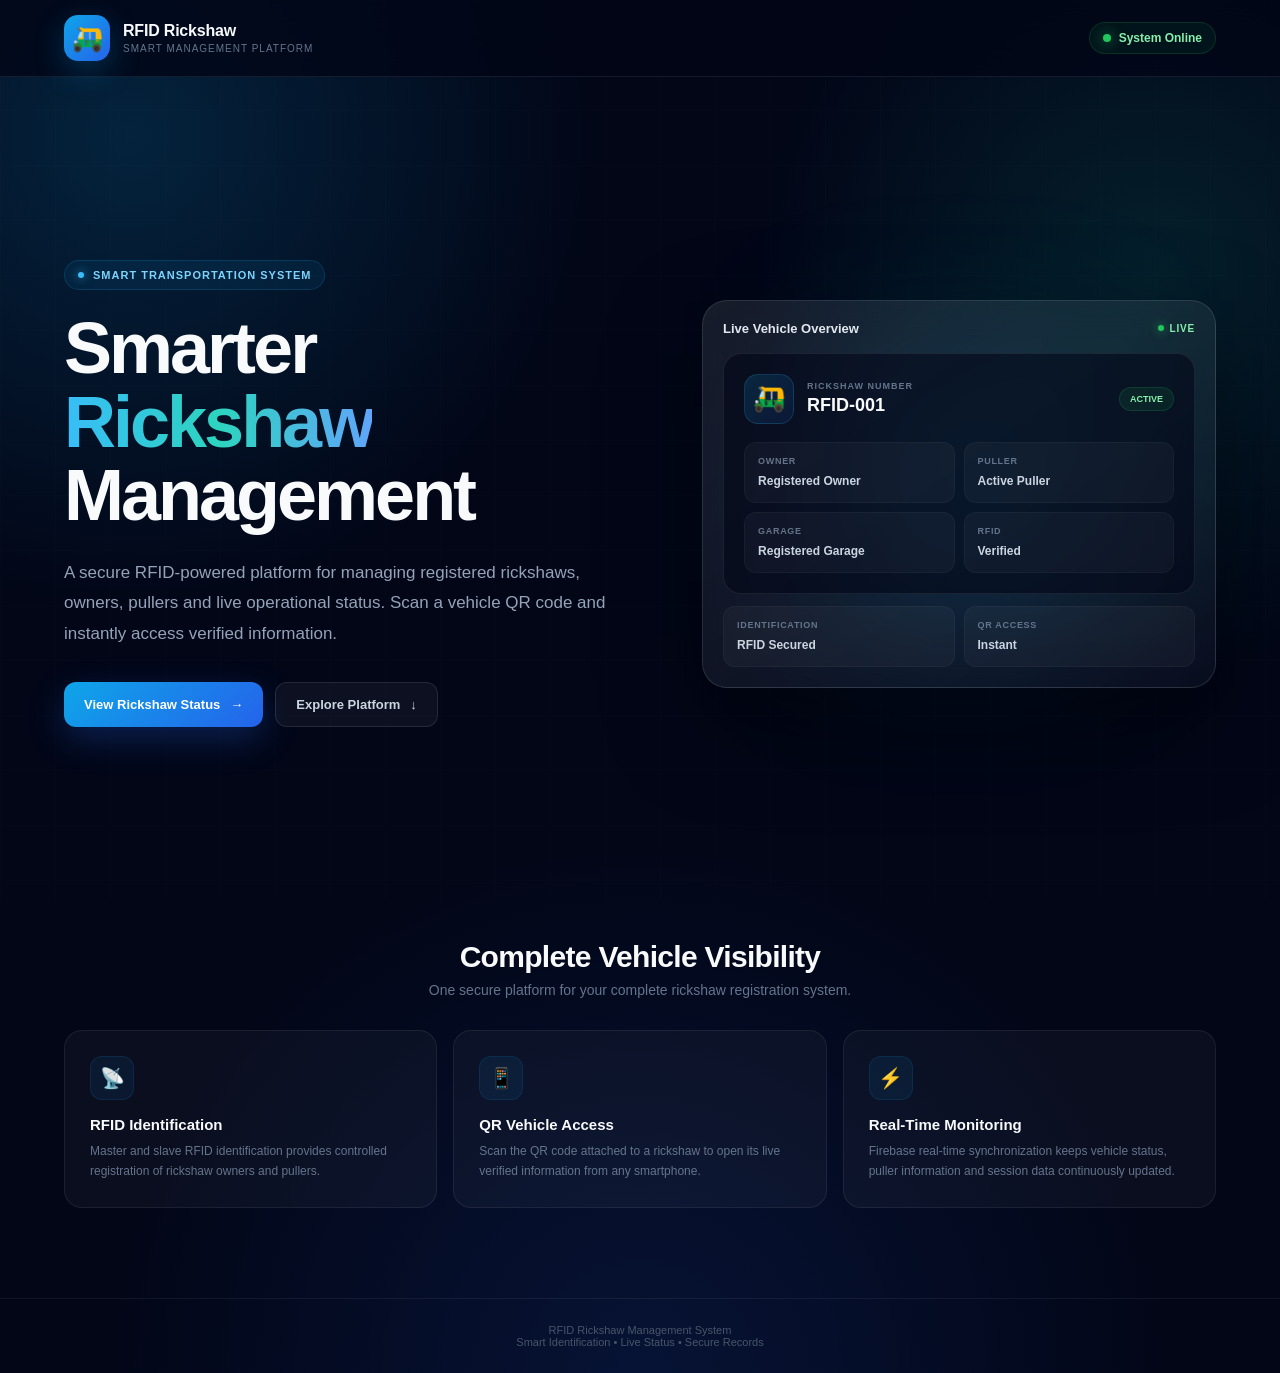
<file: web/index.html>
<!DOCTYPE html>
<html lang="en">

<head>
    <meta charset="UTF-8">

    <meta name="viewport"
          content="width=device-width, initial-scale=1.0">

    <meta name="theme-color" content="#07111f">

    <meta
        name="description"
        content="RFID Rickshaw Management System - Smart Rickshaw Identification and Live Monitoring"
    >

    <title>RFID Rickshaw Management System</title>

    <style>

        /* =========================================================
           RESET
        ========================================================= */

        * {
            margin: 0;
            padding: 0;
            box-sizing: border-box;
        }

        html {
            scroll-behavior: smooth;
        }

        body {
            min-height: 100vh;

            font-family:
                Inter,
                "Segoe UI",
                Roboto,
                Arial,
                sans-serif;

            color: #f8fafc;

            background:
                radial-gradient(
                    circle at 10% 10%,
                    rgba(14, 165, 233, 0.18),
                    transparent 28%
                ),

                radial-gradient(
                    circle at 90% 20%,
                    rgba(20, 184, 166, 0.14),
                    transparent 25%
                ),

                radial-gradient(
                    circle at 50% 100%,
                    rgba(37, 99, 235, 0.14),
                    transparent 35%
                ),

                #020617;

            overflow-x: hidden;
        }


        /* =========================================================
           BACKGROUND
        ========================================================= */

        body::before {
            content: "";

            position: fixed;
            inset: 0;

            pointer-events: none;

            opacity: 0.08;

            background-image:
                linear-gradient(
                    rgba(255,255,255,0.15) 1px,
                    transparent 1px
                ),
                linear-gradient(
                    90deg,
                    rgba(255,255,255,0.15) 1px,
                    transparent 1px
                );

            background-size: 55px 55px;
        }


        /* =========================================================
           NAVBAR
        ========================================================= */

        .navbar {
            position: sticky;
            top: 0;
            z-index: 1000;

            border-bottom:
                1px solid
                rgba(255,255,255,0.08);

            background:
                rgba(2,6,23,0.78);

            backdrop-filter: blur(18px);
            -webkit-backdrop-filter: blur(18px);
        }

        .navbar-inner {
            max-width: 1200px;

            margin: auto;

            padding:
                15px 24px;

            display: flex;

            align-items: center;

            justify-content:
                space-between;
        }


        /* =========================================================
           BRAND
        ========================================================= */

        .brand {
            display: flex;
            align-items: center;
            gap: 13px;
        }

        .brand-icon {
            width: 46px;
            height: 46px;

            display: flex;
            align-items: center;
            justify-content: center;

            border-radius: 14px;

            font-size: 25px;

            background:
                linear-gradient(
                    135deg,
                    #0ea5e9,
                    #2563eb
                );

            box-shadow:
                0 10px 30px
                rgba(14,165,233,0.25);
        }

        .brand-name {
            font-size: 16px;
            font-weight: 800;

            letter-spacing: -0.2px;
        }

        .brand-subtitle {
            margin-top: 3px;

            color: #64748b;

            font-size: 10px;

            text-transform: uppercase;

            letter-spacing: 1px;
        }


        /* =========================================================
           SYSTEM STATUS
        ========================================================= */

        .system-status {
            display: flex;
            align-items: center;
            gap: 8px;

            padding:
                8px 13px;

            border-radius: 30px;

            color: #86efac;

            font-size: 12px;
            font-weight: 600;

            background:
                rgba(34,197,94,0.07);

            border:
                1px solid
                rgba(34,197,94,0.16);
        }

        .system-dot {
            width: 8px;
            height: 8px;

            border-radius: 50%;

            background: #22c55e;

            box-shadow:
                0 0 14px
                rgba(34,197,94,0.8);

            animation:
                systemPulse 2s infinite;
        }

        @keyframes systemPulse {

            0% {
                opacity: 1;
                transform: scale(1);
            }

            50% {
                opacity: 0.45;
                transform: scale(0.75);
            }

            100% {
                opacity: 1;
                transform: scale(1);
            }
        }


        /* =========================================================
           HERO
        ========================================================= */

        .hero {
            position: relative;

            max-width: 1200px;

            margin: auto;

            min-height:
                calc(100vh - 77px);

            padding:
                80px 24px 70px;

            display: grid;

            grid-template-columns:
                1.05fr 0.95fr;

            align-items: center;

            gap: 70px;
        }


        /* =========================================================
           HERO LEFT
        ========================================================= */

        .hero-content {
            max-width: 680px;
        }

        .eyebrow {
            display: inline-flex;

            align-items: center;

            gap: 9px;

            padding:
                8px 13px;

            margin-bottom: 22px;

            border-radius: 30px;

            color: #7dd3fc;

            font-size: 11px;

            font-weight: 700;

            letter-spacing: 1px;

            background:
                rgba(14,165,233,0.08);

            border:
                1px solid
                rgba(14,165,233,0.18);
        }

        .eyebrow-dot {
            width: 6px;
            height: 6px;

            border-radius: 50%;

            background: #38bdf8;

            box-shadow:
                0 0 10px
                rgba(56,189,248,0.8);
        }

        .hero h1 {
            font-size:
                clamp(42px, 6vw, 72px);

            line-height: 1.02;

            letter-spacing: -3px;

            font-weight: 850;

            margin-bottom: 25px;
        }

        .gradient-text {
            background:
                linear-gradient(
                    90deg,
                    #38bdf8,
                    #2dd4bf,
                    #60a5fa
                );

            -webkit-background-clip: text;
            background-clip: text;

            color: transparent;
        }

        .hero-description {
            max-width: 620px;

            color: #94a3b8;

            font-size: 17px;

            line-height: 1.8;

            margin-bottom: 32px;
        }


        /* =========================================================
           BUTTONS
        ========================================================= */

        .buttons {
            display: flex;

            flex-wrap: wrap;

            gap: 12px;
        }

        .button {
            display: inline-flex;

            align-items: center;

            justify-content: center;

            gap: 10px;

            padding:
                14px 20px;

            border-radius: 12px;

            text-decoration: none;

            font-size: 13px;

            font-weight: 750;

            transition:
                0.25s ease;
        }

        .primary-button {
            color: white;

            background:
                linear-gradient(
                    135deg,
                    #0ea5e9,
                    #2563eb
                );

            box-shadow:
                0 12px 35px
                rgba(37,99,235,0.28);
        }

        .primary-button:hover {
            transform:
                translateY(-3px);

            box-shadow:
                0 18px 45px
                rgba(37,99,235,0.38);
        }

        .secondary-button {
            color: #cbd5e1;

            background:
                rgba(255,255,255,0.045);

            border:
                1px solid
                rgba(255,255,255,0.1);
        }

        .secondary-button:hover {
            transform:
                translateY(-3px);

            background:
                rgba(255,255,255,0.08);
        }


        /* =========================================================
           DASHBOARD PREVIEW
        ========================================================= */

        .preview-wrapper {
            position: relative;
        }

        .preview-glow {
            position: absolute;

            width: 280px;
            height: 280px;

            top: 50%;
            left: 50%;

            transform:
                translate(-50%, -50%);

            background:
                rgba(14,165,233,0.16);

            filter: blur(80px);

            pointer-events: none;
        }

        .dashboard {
            position: relative;
            z-index: 2;

            padding: 20px;

            border-radius: 25px;

            background:
                linear-gradient(
                    145deg,
                    rgba(255,255,255,0.09),
                    rgba(255,255,255,0.035)
                );

            border:
                1px solid
                rgba(255,255,255,0.12);

            box-shadow:
                0 35px 100px
                rgba(0,0,0,0.45);

            backdrop-filter:
                blur(20px);
        }

        .dashboard-header {
            display: flex;

            align-items: center;

            justify-content:
                space-between;

            margin-bottom: 17px;
        }

        .dashboard-title {
            font-size: 13px;

            font-weight: 750;

            color: #e2e8f0;
        }

        .live-label {
            display: flex;

            align-items: center;

            gap: 6px;

            color: #86efac;

            font-size: 10px;

            font-weight: 700;

            letter-spacing: 0.8px;

            text-transform: uppercase;
        }

        .live-dot {
            width: 6px;
            height: 6px;

            border-radius: 50%;

            background: #22c55e;

            box-shadow:
                0 0 10px
                rgba(34,197,94,0.8);
        }


        /* =========================================================
           VEHICLE PREVIEW
        ========================================================= */

        .vehicle {
            padding: 20px;

            border-radius: 18px;

            background:
                rgba(2,6,23,0.58);

            border:
                1px solid
                rgba(255,255,255,0.08);

            margin-bottom: 12px;
        }

        .vehicle-header {
            display: flex;

            align-items: center;

            gap: 13px;

            margin-bottom: 18px;
        }

        .vehicle-icon {
            width: 50px;
            height: 50px;

            flex-shrink: 0;

            display: flex;

            align-items: center;

            justify-content: center;

            border-radius: 14px;

            font-size: 26px;

            background:
                linear-gradient(
                    135deg,
                    rgba(14,165,233,0.17),
                    rgba(37,99,235,0.1)
                );

            border:
                1px solid
                rgba(56,189,248,0.16);
        }

        .vehicle-main {
            flex: 1;
        }

        .vehicle-label {
            display: block;

            margin-bottom: 4px;

            color: #64748b;

            font-size: 9px;

            font-weight: 700;

            letter-spacing: 1px;
        }

        .vehicle-number {
            color: #f8fafc;

            font-size: 18px;

            font-weight: 800;
        }

        .active-badge {
            padding:
                6px 10px;

            border-radius: 20px;

            color: #86efac;

            font-size: 9px;

            font-weight: 800;

            background:
                rgba(34,197,94,0.09);

            border:
                1px solid
                rgba(34,197,94,0.17);
        }


        /* =========================================================
           INFO GRID
        ========================================================= */

        .info-grid {
            display: grid;

            grid-template-columns:
                1fr 1fr;

            gap: 9px;
        }

        .info-box {
            padding: 13px;

            border-radius: 12px;

            background:
                rgba(255,255,255,0.035);

            border:
                1px solid
                rgba(255,255,255,0.035);
        }

        .info-label {
            display: block;

            color: #64748b;

            font-size: 9px;

            font-weight: 700;

            text-transform: uppercase;

            letter-spacing: 0.7px;

            margin-bottom: 5px;
        }

        .info-value {
            color: #cbd5e1;

            font-size: 12px;

            font-weight: 650;
        }


        /* =========================================================
           FEATURES
        ========================================================= */

        .features {
            max-width: 1200px;

            margin: auto;

            padding:
                40px 24px 90px;
        }

        .section-heading {
            text-align: center;

            margin-bottom: 32px;
        }

        .section-heading h2 {
            font-size: 30px;

            margin-bottom: 8px;

            letter-spacing: -0.7px;
        }

        .section-heading p {
            color: #64748b;

            font-size: 14px;
        }

        .feature-grid {
            display: grid;

            grid-template-columns:
                repeat(3, 1fr);

            gap: 16px;
        }

        .feature {
            padding: 25px;

            border-radius: 18px;

            background:
                rgba(255,255,255,0.035);

            border:
                1px solid
                rgba(255,255,255,0.07);

            transition:
                0.25s ease;
        }

        .feature:hover {
            transform:
                translateY(-5px);

            background:
                rgba(255,255,255,0.06);

            border-color:
                rgba(56,189,248,0.16);
        }

        .feature-icon {
            width: 44px;
            height: 44px;

            display: flex;

            align-items: center;
            justify-content: center;

            border-radius: 12px;

            font-size: 20px;

            background:
                rgba(14,165,233,0.08);

            border:
                1px solid
                rgba(14,165,233,0.12);

            margin-bottom: 16px;
        }

        .feature h3 {
            font-size: 15px;

            margin-bottom: 8px;
        }

        .feature p {
            color: #64748b;

            font-size: 12px;

            line-height: 1.7;
        }


        /* =========================================================
           FOOTER
        ========================================================= */

        footer {
            padding:
                25px;

            text-align: center;

            color: #475569;

            font-size: 11px;

            border-top:
                1px solid
                rgba(255,255,255,0.06);
        }


        /* =========================================================
           RESPONSIVE
        ========================================================= */

        @media (max-width: 900px) {

            .hero {
                grid-template-columns: 1fr;

                gap: 50px;

                padding-top: 65px;
            }

            .hero-content {
                text-align: center;

                margin: auto;
            }

            .hero-description {
                margin-left: auto;
                margin-right: auto;
            }

            .buttons {
                justify-content: center;
            }

            .preview-wrapper {
                max-width: 550px;

                width: 100%;

                margin: auto;
            }

            .feature-grid {
                grid-template-columns: 1fr;
            }
        }

        @media (max-width: 550px) {

            .navbar-inner {
                padding:
                    13px 15px;
            }

            .system-status {
                display: none;
            }

            .hero {
                padding:
                    55px 17px 45px;
            }

            .hero h1 {
                letter-spacing: -2px;
            }

            .hero-description {
                font-size: 15px;
            }

            .features {
                padding:
                    25px 17px 60px;
            }

            .info-grid {
                grid-template-columns: 1fr;
            }

            .dashboard {
                padding: 14px;
            }
        }

    </style>
</head>


<body>

    <!-- =========================================================
         NAVBAR
    ========================================================= -->

    <header class="navbar">

        <div class="navbar-inner">

            <div class="brand">

                <div class="brand-icon">
                    🛺
                </div>

                <div>

                    <div class="brand-name">
                        RFID Rickshaw
                    </div>

                    <div class="brand-subtitle">
                        Smart Management Platform
                    </div>

                </div>

            </div>


            <div class="system-status">

                <span class="system-dot"></span>

                System Online

            </div>

        </div>

    </header>


    <!-- =========================================================
         HERO
    ========================================================= -->

    <main>

        <section class="hero">


            <div class="hero-content">

                <div class="eyebrow">

                    <span class="eyebrow-dot"></span>

                    SMART TRANSPORTATION SYSTEM

                </div>


                <h1>

                    Smarter

                    <span class="gradient-text">
                        Rickshaw
                    </span>

                    Management

                </h1>


                <p class="hero-description">

                    A secure RFID-powered platform for
                    managing registered rickshaws, owners,
                    pullers and live operational status.
                    Scan a vehicle QR code and instantly
                    access verified information.

                </p>


                <div class="buttons">

                    <a
                        href="rickshaw.html"
                        class="button primary-button"
                    >

                        View Rickshaw Status

                        <span>→</span>

                    </a>


                    <a
                        href="#features"
                        class="button secondary-button"
                    >

                        Explore Platform

                        <span>↓</span>

                    </a>

                </div>

            </div>


            <!-- =================================================
                 LIVE PREVIEW
            ================================================== -->

            <div class="preview-wrapper">

                <div class="preview-glow"></div>


                <div class="dashboard">

                    <div class="dashboard-header">

                        <div class="dashboard-title">
                            Live Vehicle Overview
                        </div>

                        <div class="live-label">

                            <span class="live-dot"></span>

                            Live

                        </div>

                    </div>


                    <div class="vehicle">

                        <div class="vehicle-header">

                            <div class="vehicle-icon">
                                🛺
                            </div>

                            <div class="vehicle-main">

                                <span class="vehicle-label">
                                    RICKSHAW NUMBER
                                </span>

                                <div class="vehicle-number">
                                    RFID-001
                                </div>

                            </div>

                            <div class="active-badge">
                                ACTIVE
                            </div>

                        </div>


                        <div class="info-grid">

                            <div class="info-box">

                                <span class="info-label">
                                    Owner
                                </span>

                                <span class="info-value">
                                    Registered Owner
                                </span>

                            </div>


                            <div class="info-box">

                                <span class="info-label">
                                    Puller
                                </span>

                                <span class="info-value">
                                    Active Puller
                                </span>

                            </div>


                            <div class="info-box">

                                <span class="info-label">
                                    Garage
                                </span>

                                <span class="info-value">
                                    Registered Garage
                                </span>

                            </div>


                            <div class="info-box">

                                <span class="info-label">
                                    RFID
                                </span>

                                <span class="info-value">
                                    Verified
                                </span>

                            </div>

                        </div>

                    </div>


                    <div class="info-grid">

                        <div class="info-box">

                            <span class="info-label">
                                Identification
                            </span>

                            <span class="info-value">
                                RFID Secured
                            </span>

                        </div>


                        <div class="info-box">

                            <span class="info-label">
                                QR Access
                            </span>

                            <span class="info-value">
                                Instant
                            </span>

                        </div>

                    </div>

                </div>

            </div>

        </section>


        <!-- =====================================================
             FEATURES
        ====================================================== -->

        <section
            class="features"
            id="features"
        >

            <div class="section-heading">

                <h2>
                    Complete Vehicle Visibility
                </h2>

                <p>
                    One secure platform for your complete
                    rickshaw registration system.
                </p>

            </div>


            <div class="feature-grid">


                <div class="feature">

                    <div class="feature-icon">
                        📡
                    </div>

                    <h3>
                        RFID Identification
                    </h3>

                    <p>
                        Master and slave RFID identification
                        provides controlled registration of
                        rickshaw owners and pullers.
                    </p>

                </div>


                <div class="feature">

                    <div class="feature-icon">
                        📱
                    </div>

                    <h3>
                        QR Vehicle Access
                    </h3>

                    <p>
                        Scan the QR code attached to a rickshaw
                        to open its live verified information
                        from any smartphone.
                    </p>

                </div>


                <div class="feature">

                    <div class="feature-icon">
                        ⚡
                    </div>

                    <h3>
                        Real-Time Monitoring
                    </h3>

                    <p>
                        Firebase real-time synchronization keeps
                        vehicle status, puller information and
                        session data continuously updated.
                    </p>

                </div>


            </div>

        </section>

    </main>


    <footer>

        RFID Rickshaw Management System

        <br>

        Smart Identification • Live Status • Secure Records

    </footer>


</body>

</html>
</file>
